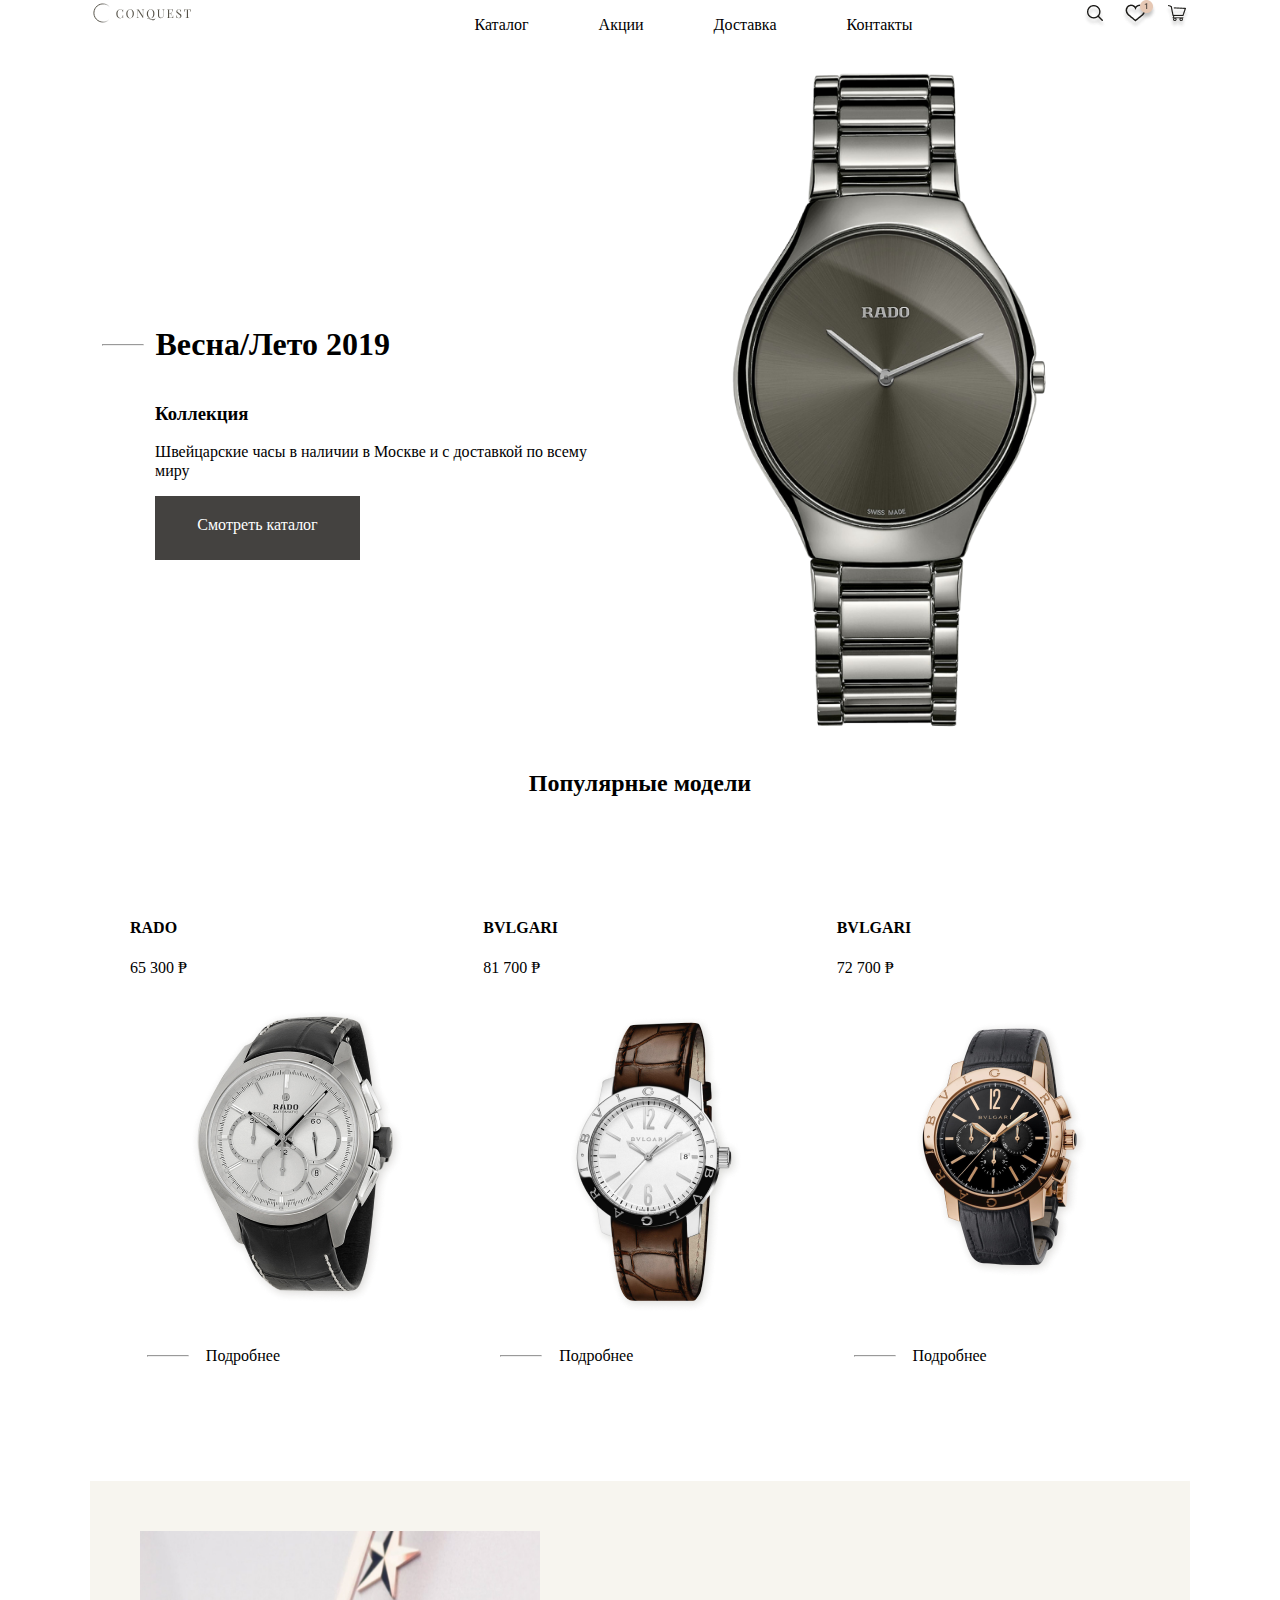
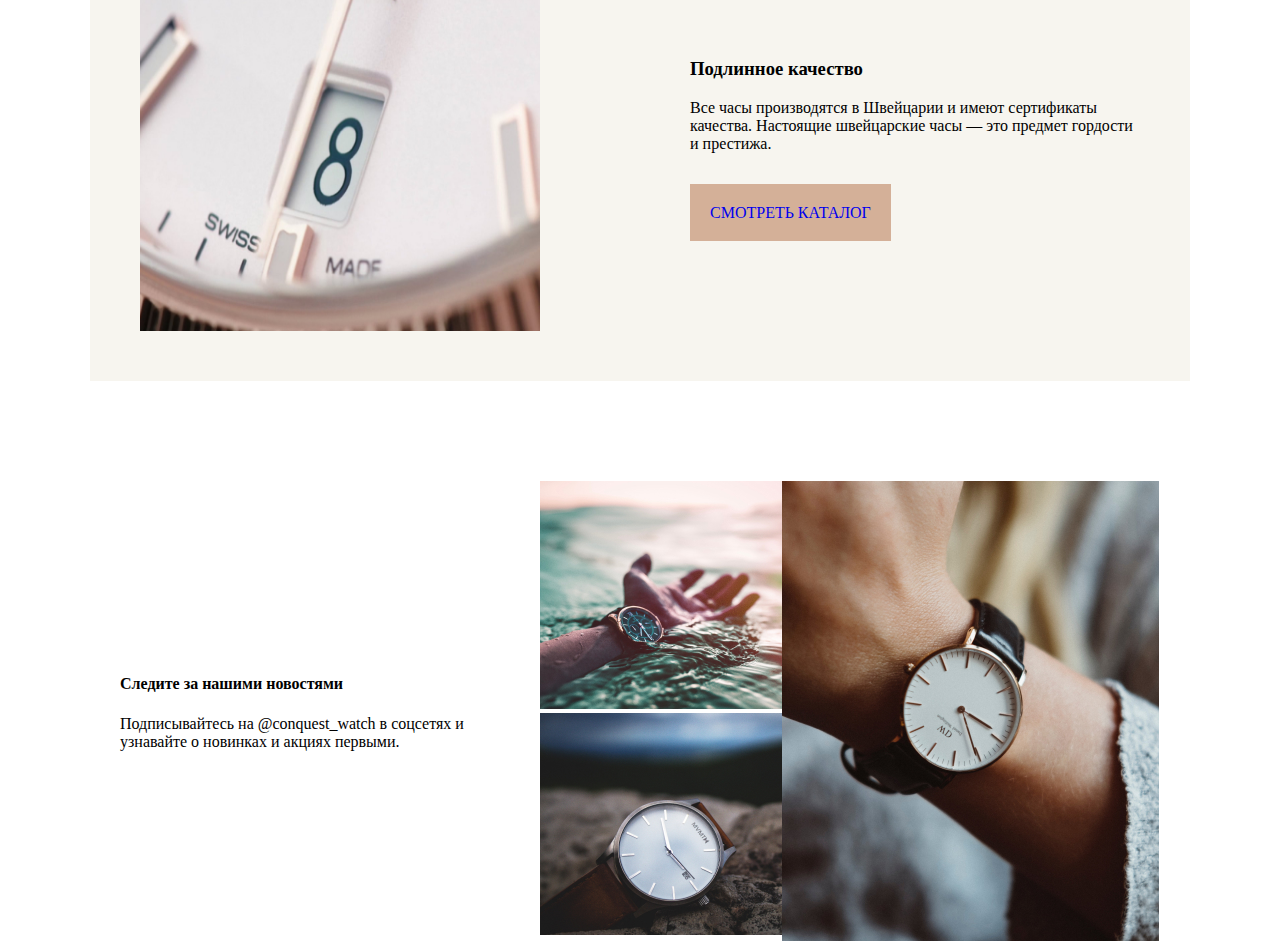
<file: uy_ishi-7.1/index.html>
<!DOCTYPE html>
<html lang="en">
  <head>
    <meta charset="UTF-8" />
    <meta http-equiv="X-UA-Compatible" content="IE=edge" />
    <meta name="viewport" content="width=device-width, initial-scale=1.0" />
    <title>uyvazifa7.1</title>
    <link rel="preconnect" href="https://fonts.googleapis.com" />
    <link rel="preconnect" href="https://fonts.gstatic.com" crossorigin />
    <link
      href="https://fonts.googleapis.com/css2?family=Mulish:wght@300;400;600;700&family=Roboto+Slab:wght@300;400;500;700&display=swap"
      rel="stylesheet"
    />
    <link rel="stylesheet" href="./css/normalize.css" />
    <link rel="stylesheet" href="./css/main.css" />
  </head>
  <body>
      <div>
          <div class="inner">
              <div class="header">
                  <div class="header_div">
                      <a class="header_a" href="#"><img class="heaser_logo" src="./img/logo(1).svg" alt="logo"></a>
                      <ul class="header_ul">
                          <li class="header_li"><a class="header_li_a" href="#"></a>Каталог</li>
                          <li class="header_li"><a class="header_li_a" href="#"></a>Акции</li>
                          <li class="header_li"><a class="header_li_a" href="#"></a>Доставка</li>
                          <li class="header_li"><a class="header_li_a" href="#"></a>Контакты</li>
                      </ul>
                      <a class="header_a_1" href="#"><img class="header_a_img" src="./img/icons_header.png" alt="Vector"></a>
                  </div>
                  <div class="hero">
                      <div class="hero_div">
                          <div class="hero_div_1">
                            <hr class="hero_hr">
                            <h1 class="hero_h1">Весна/Лето 2019</h1>
                          </div>
                          <div class="hero_div_2">
                            <h3>Коллекция</h3>
                            <p>Швейцарские часы в наличии в Москве и с доставкой по всему миру</p>
                            <a class="hero_a" href="#">Смотреть каталог</a>
                          </div>
                      </div>
                      <img class="hero_img" src="./img/watch_main.png" alt="Watch">
                  </div>
              </div>
          </div>
      </div>


      <div>
          <div class="inner">
              <div class="main">
                  <h2 class="main_h2">Популярные модели</h2>
                  <ul class="main_ul">
                      <li class="main_li"><h4>RADO</h4><p>65 300 ₱</p><img class="main_img" src="./img/watch_1(1).png" alt="Watch">
                        <div class="main_div"><hr class="hero_hr"><p>Подробнее</p></div></li>

                      <li class="main_li"><h4>BVLGARI</h4><p>81 700 ₱</p><img class="main_img" src="./img/watch_3(1).png" alt="Watch">
                        <div class="main_div"><hr class="hero_hr"><p>Подробнее</p></div></li>

                      <li class="main_li"><h4>BVLGARI</h4><p>72 700 ₱</p><img class="main_img" src="img/watch_4(1).png" alt="Watch" >
                        <div class="main_div"><hr class="hero_hr"><p>Подробнее</p></div></li>
                  </ul>
              </div>
          </div>
      </div>


      <div>
          <div class="inner">
              <div class="user">
                  <img class="user_img" src="./img/photo_banner.jpg" alt="Photo_banner">
                  <div class="user_div">
                      <h3>Подлинное качество</h3>
                      <p class="user_p">Все часы производятся в Швейцарии и имеют сертификаты качества. Настоящие швейцарские часы — это предмет гордости и престижа.</p>
                      <a class="user_a" href="#">СМОТРЕТЬ КАТАЛОГ</a>
                  </div>
              </div>
          </div>
      </div>


      <div>
          <div class="inner">
              <div class="gallery">
                  <div class="gallery_div_1">
                      <h4>Следите за нашими новостями</h4>
                      <p>Подписывайтесь на @conquest_watch в соцсетях и узнавайте о новинках и акциях первыми.</p>
                  </div>
                  <div class="gallery_div_2">
                      <div class="gallery_div_3">
                          <img class="gallery_img_1" src="./img/photo_1.jpg" alt="Photo">
                          <img class="gallery_img_2" src="./img/photo_2.jpg" alt="Photo">
                      </div>
                      <img class="" src="./img/photo_3.jpg" alt="Photo">
                  </div>
              </div>
          </div>
      </div>



      <div>
          
      </div>


  </body>
</html>
</file>
<file: uy_ishi-7.1/css/main.css>
*{
  box-sizing: border-box;
}

body{
font-family:'roboto';
}

.inner{
  width: 1100px;
  margin-left: auto;
  margin-right: auto;
}

.header{

}

.header_div{
  display: flex;
  justify-content: space-between;
}

.header_ul{
  display: flex;
  list-style-type: none;
}

.header_li{
  margin-left: 70px; 
}
.hero{
  display: flex;
  align-items: center;
  justify-content: space-between;
  
}

.hero_div{
  width: 500px;
  
  
}

.hero_div_1{
  width: 300px;
  align-items: center;  
  display: flex;  
}

.hero_div_2{
  margin-left: 65px;
}

.hero_hr{
  width: 40px;
}

.hero_a{
  text-align: center;
  padding-top: 20px;  
  text-decoration: none;
  position: absolute;
  width: 205px;
  height: 64px;
  background: #444240;
  color: #ffff;
}

.hero_img{
  width: 400px;
  height: 700px;
  margin-right: 100px;
}

.main{
  margin-bottom: 100px;  
}

.main_h2{
  text-align: center;
  margin-bottom: 100px;
}

.main_ul{
  list-style: none;
  display: flex;
  justify-content: space-between;  
}

.main_li{
  width: 500px;  
}

.main_div{
  width: 150px;
  align-items: center;
  display: flex;
}

.user{
  width: 1100px;
  height: 500px;
  align-items: center;
  justify-content: space-between;
  display: flex;
  background: #F7F5EF;
  margin-bottom: 100px;
}

.user_img{
  width: 400px;
  height: 400px;
  margin-left: 50px;
}

.user_div{
  width: 450px;
  margin-right: 50px;
}

.user_p{
  margin-bottom: 50px;
}

.user_a{  
  margin-top: 100px;
  font-weight: 100px;
  padding: 20px;
  text-align: center;  
  background: #D4B098;
  text-decoration: none;
}

.gallery{
  align-items: center;
  display: flex;
  justify-content: space-between;
}

.gallery_div_1{
  width: 400px;
  margin-left: 30px;
  align-items: center;
}

.gallery_div_2{  
  width: 600px;
  margin-right: 50px;
  display: flex;
}

.gallery_img_1{
  
}
</file>
